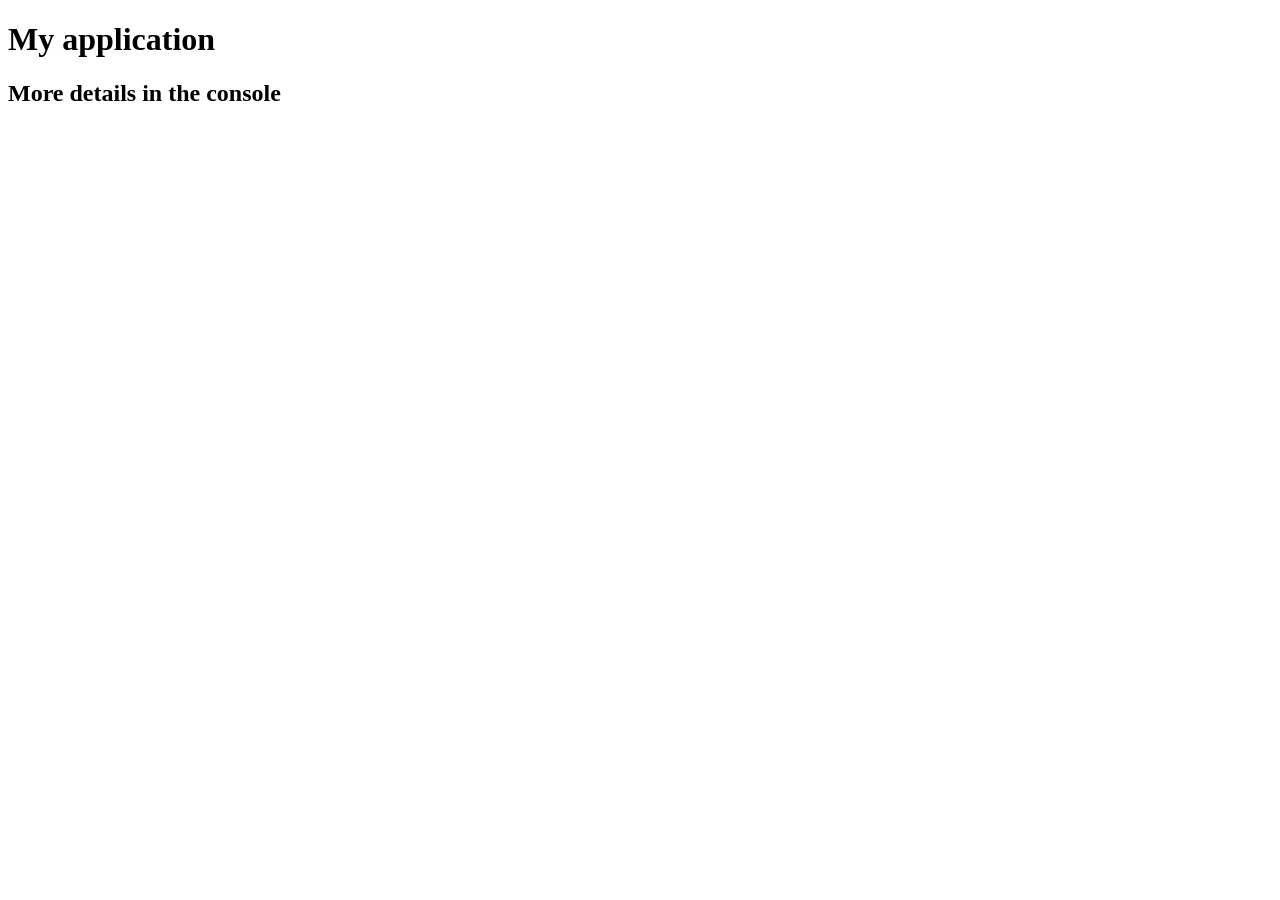
<file: lab3/index.html>
<!DOCTYPE html>
<html>
<head>
	<meta charset="utf-8">
	<title>My application</title>
</head>
<body>
	<h1>My application</h1>
	<h2>More details in the console</h2>
	<script src="SpeakHello.js"></script>
	<script src="SpeakGoodBye.js"></script>
	<script src="script.js"></script>
</body>
</html>
</file>
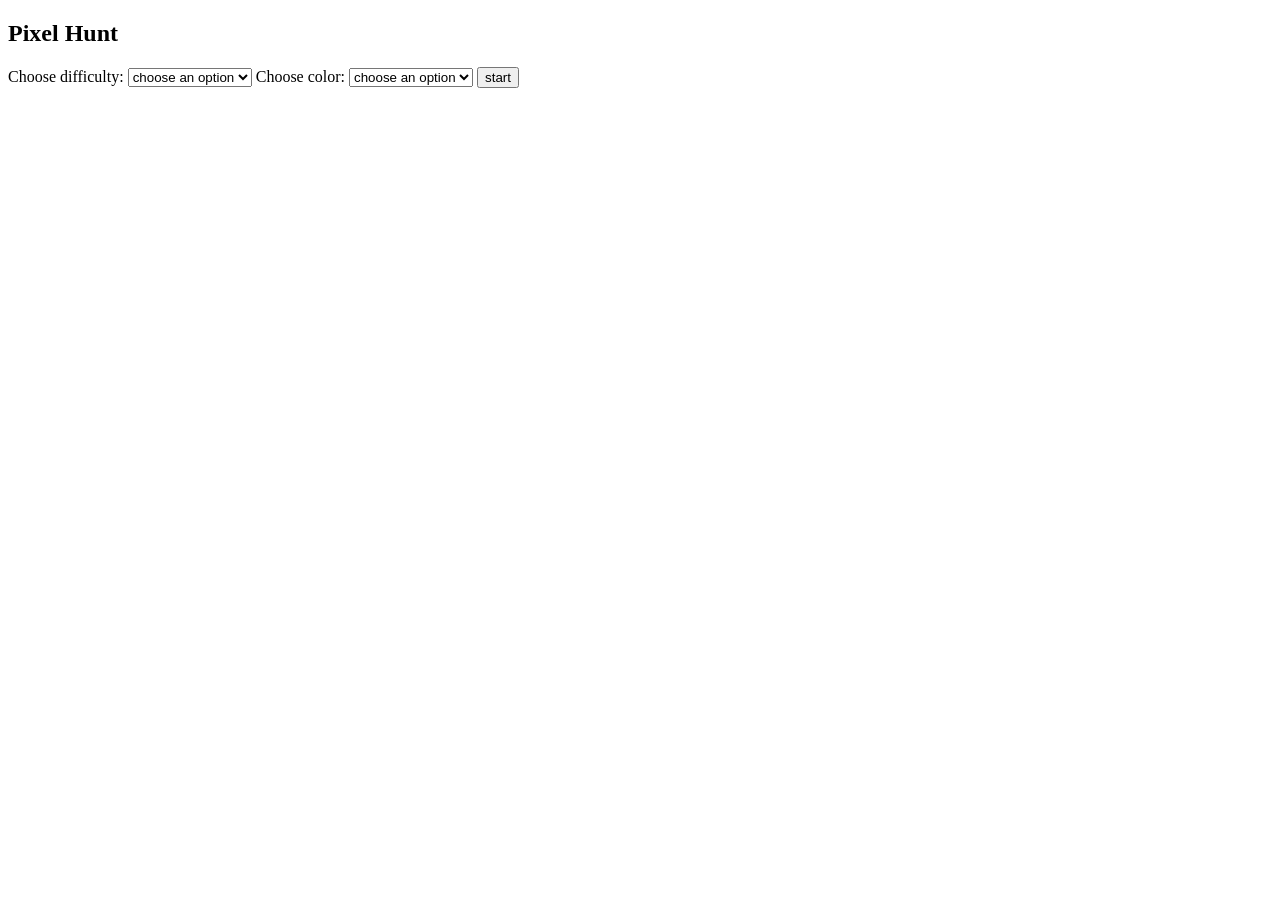
<file: lab5/index.html>
<!DOCTYPE html>
<html>

<head>
	<meta charset="utf-8">
	<title>Lab5</title>
	<link rel="stylesheet" href="main.css">
</head>

<body>
	<section id="startMenu">
		<h1>
			Pixel Hunt
		</h1>
		<label for="level">Choose difficulty:</label>
		<select id="level" name="level">
			<option value="chooseOption">choose an option</option>
			<option value="easy">easy</option>
			<option value="normal">normal</option>
			<option value="hard">hard</option>
		</select>
		<label for="color">Choose color:</label>
		<select id="skin" name="skin">
			<option value="chooseColor">choose an option</option>
			<option value="Dan">Dan Balan</option>
			<option value="Vitalya">Vitalya</option>
			<option value="13:56">13:56</option>
		</select>
		<button id="button">start</button>
	</section>
	<section id="game" style="display: none;">
		<p>score: <span id="score">0</span></p>
		<p>time left for click: <span id="time">1</span></p>
		<div id="box"></div>
	</section>
	<script src="main.js"></script>
</body>

</html>
</file>
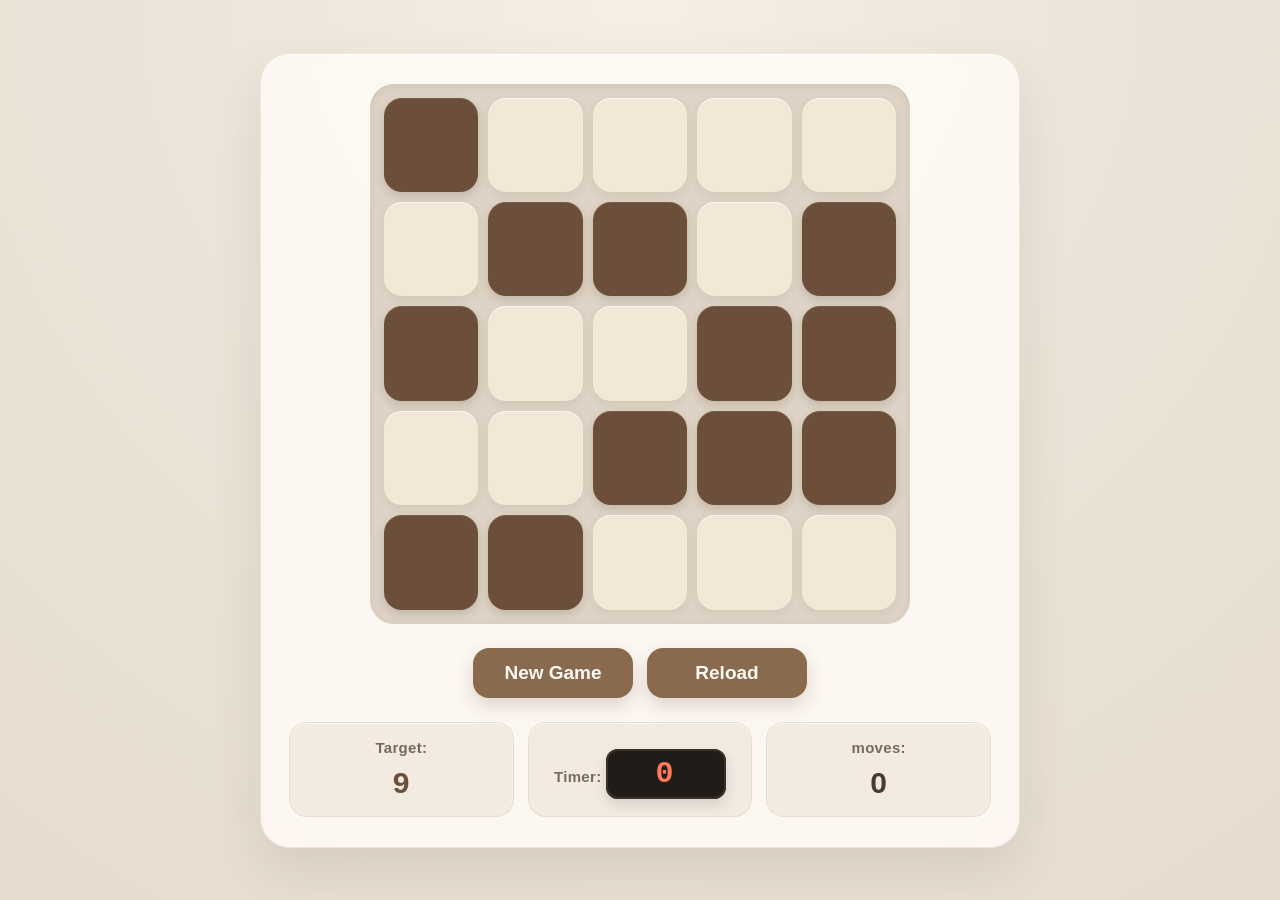
<file: lab6/index.html>
<!DOCTYPE html>
<html>

<head>
	<meta charset="utf-8">
	<title>Lab6</title>
	<link rel="stylesheet" href="main.css">
</head>

<body>
    <div class="container">
        <div id="board"></div>
    
        <div class="controls">
            <button id="newGame">New Game</button>
            <button id="reload">Reload</button>
        </div>
    
        <div class="info-panel">
            <p>Target: <span id="info">0</span></p>
            <p>Timer: <span id="timer">0</span></p>
            <p>moves: <span id="moves">0</span></p>
        </div>
    </div>
	<script src="main.js"></script>
</body>

</html>
</file>
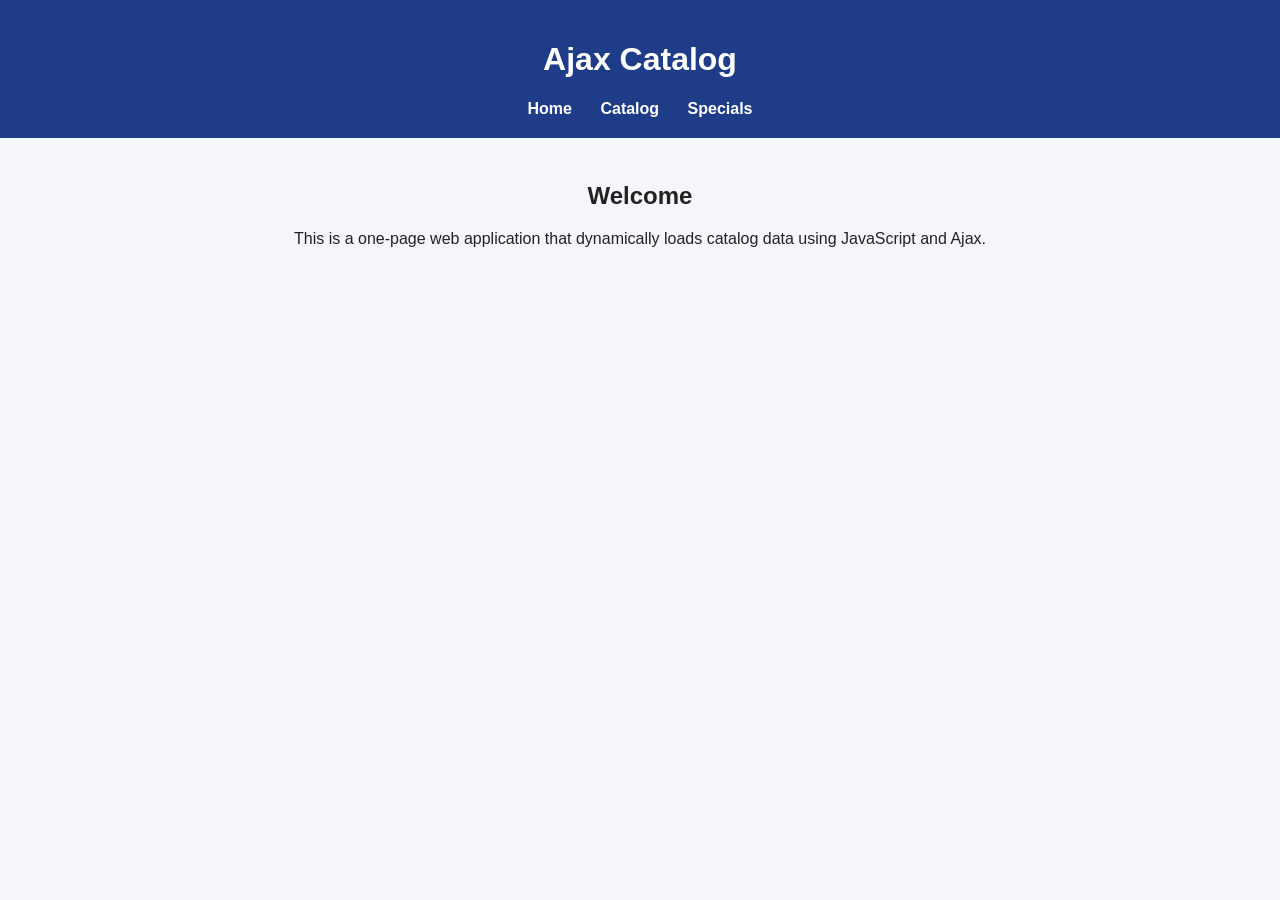
<file: lab7/index.html>
<!DOCTYPE html>
<html lang="en">
<head>
  <meta charset="UTF-8" />
  <meta name="viewport" content="width=device-width, initial-scale=1.0" />
  <title>Ajax Catalog</title>
  <link rel="stylesheet" href="style.css" />
</head>
<body>
  <header class="header">
    <h1>Ajax Catalog</h1>

    <nav class="nav">
      <a href="#" id="homeLink">Home</a>
      <a href="#" id="catalogLink">Catalog</a>
      <a href="#" id="specialsLink">Specials</a>
    </nav>
  </header>

  <main class="main">
    <section id="content">
      <h2>Welcome</h2>
      <p>
        This is a one-page web application that dynamically loads catalog data using JavaScript and Ajax.
      </p>
    </section>
  </main>

  <script src="script.js"></script>
</body>
</html>
</file>
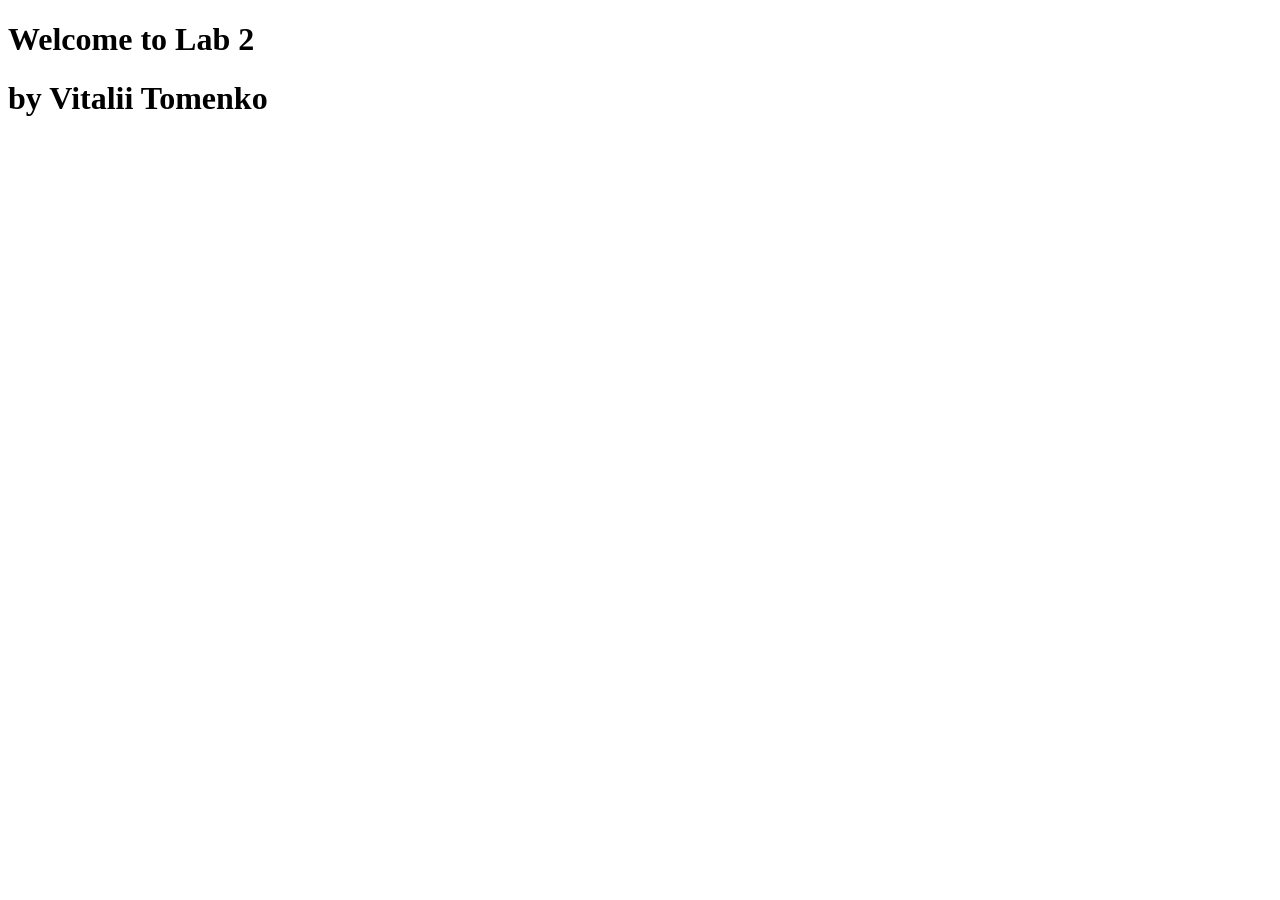
<file: lab2/main.html>
<!DOCTYPE html>
<html lang="en">    
<head>
    <meta charset="UTF-8">
    <meta name="viewport" content="width=device-width, initial-scale=1.0">
    <title>Lab 2 - Main Page</title>
    <script src="main.js" defer></script> 
</head>
<body>
    <header>
        <h1>Welcome to Lab 2</h1>
    </header>
    <div>
       <h1>by Vitalii Tomenko</h1>
    </div>
</body>
</html>
</file>
<file: lab5/main.css>
#box {
    position: absolute;
    background-size: cover;
    background-repeat: no-repeat;
    background-position: center;
    border: 1px solid black;
}
</file>
<file: lab6/main.css>
* {
    box-sizing: border-box;
}

body {
    margin: 0;
    min-height: 100vh;
    padding: 24px;
    display: flex;
    justify-content: center;
    align-items: center;
    font-family: Arial, sans-serif;
    background:
        radial-gradient(circle at top, #f5efe6 0%, #ece4d8 45%, #e6ddd0 100%);
    color: #2f2a26;
}

.container {
    width: min(100%, 760px);
    padding: 30px 28px;
    border-radius: 30px;
    background: rgba(255, 250, 245, 0.88);
    border: 1px solid rgba(120, 102, 84, 0.12);
    box-shadow:
        0 20px 50px rgba(78, 63, 49, 0.12),
        inset 0 1px 0 rgba(255, 255, 255, 0.7);
    backdrop-filter: blur(8px);
    display: flex;
    flex-direction: column;
    align-items: center;
    gap: 24px;
}

#board {
    width: 100%;
    max-width: 540px;
    aspect-ratio: 1 / 1;
    display: grid;
    grid-template-columns: repeat(5, 1fr);
    gap: 10px;
    padding: 14px;
    border-radius: 24px;
    background: #ded3c4;
    box-shadow: inset 0 2px 8px rgba(70, 55, 42, 0.08);
}

.cell {
    width: 100%;
    aspect-ratio: 1 / 1;
    border: none;
    border-radius: 18px;
    background: #f3e7d7;
    box-shadow:
        inset 0 1px 0 rgba(255, 255, 255, 0.7),
        0 3px 8px rgba(84, 65, 50, 0.08);
    cursor: pointer;
    transition: transform 0.12s ease, background 0.2s ease, box-shadow 0.2s ease;
}

.cell:hover {
    transform: translateY(-1px);
    box-shadow:
        inset 0 1px 0 rgba(255, 255, 255, 0.7),
        0 8px 14px rgba(84, 65, 50, 0.12);
}

.cell:active {
    transform: scale(0.97);
}

.cell.active {
    background: #6b4f3a;
    box-shadow:
        inset 0 1px 0 rgba(255, 255, 255, 0.08),
        0 4px 10px rgba(53, 38, 28, 0.16);
}

.controls {
    display: flex;
    gap: 14px;
    flex-wrap: wrap;
    justify-content: center;
    width: 100%;
}

.controls button {
    min-width: 160px;
    padding: 14px 22px;
    border: none;
    border-radius: 16px;
    background: #8a6a4e;
    color: #fffaf5;
    font-size: 19px;
    font-weight: 600;
    cursor: pointer;
    box-shadow: 0 8px 18px rgba(82, 58, 39, 0.18);
    transition: transform 0.12s ease, filter 0.2s ease, box-shadow 0.2s ease;
}

.controls button:hover {
    filter: brightness(1.05);
    transform: translateY(-1px);
    box-shadow: 0 12px 22px rgba(82, 58, 39, 0.22);
}

.controls button:active {
    transform: scale(0.98);
}

.info-panel {
    width: 100%;
    display: grid;
    grid-template-columns: repeat(3, minmax(140px, 1fr));
    gap: 14px;
}

.info-panel p {
    margin: 0;
    padding: 16px 14px;
    border-radius: 18px;
    background: #f3ebe2;
    border: 1px solid rgba(120, 102, 84, 0.1);
    text-align: center;
    font-size: 15px;
    font-weight: 700;
    color: #7b6958;
    letter-spacing: 0.3px;
    box-shadow: inset 0 1px 0 rgba(255, 255, 255, 0.75);
}

.info-panel span {
    display: block;
    margin-top: 10px;
    font-size: 30px;
    font-weight: 700;
    color: #2f2a26;
}

#timer {
    display: inline-block;
    min-width: 120px;
    padding: 8px 12px;
    border-radius: 12px;
    background: #211c18;
    color: #ff7b5a;
    font-family: "Courier New", monospace;
    letter-spacing: 3px;
    box-shadow:
        inset 0 0 0 2px #3a3028,
        0 6px 14px rgba(0, 0, 0, 0.12);
}

#info {
    color: #6b4f3a;
}

#moves {
    color: #4b3b2f;
}

@media (max-width: 760px) {
    .container {
        padding: 22px 18px;
        border-radius: 24px;
    }

    #board {
        gap: 8px;
        padding: 10px;
        border-radius: 18px;
    }

    .cell {
        border-radius: 14px;
    }

    .controls button {
        min-width: 130px;
        font-size: 17px;
        padding: 12px 18px;
    }

    .info-panel {
        grid-template-columns: 1fr;
    }

    .info-panel span {
        font-size: 26px;
    }
}

@media (max-width: 480px) {
    body {
        padding: 12px;
    }

    .container {
        padding: 14px;
        gap: 18px;
    }

    .controls {
        flex-direction: column;
    }

    .controls button {
        width: 100%;
    }

    .info-panel p {
        padding: 14px 12px;
    }

    .info-panel span {
        font-size: 22px;
    }

    #timer {
        min-width: 100px;
        letter-spacing: 2px;
    }
}
</file>
<file: lab7/style.css>
* {
  box-sizing: border-box;
}

body {
  margin: 0;
  font-family: Arial, sans-serif;
  background: #f4f6f9;
  color: #222;
}

.header {
  background: #1f3c88;
  color: white;
  text-align: center;
  padding: 20px;
}

.nav {
  margin-top: 12px;
}

.nav a {
  color: white;
  text-decoration: none;
  margin: 0 12px;
  font-weight: bold;
}

.nav a:hover {
  text-decoration: underline;
}

.main {
  padding: 24px;
}

#content h2 {
  text-align: center;
}

#content p {
  text-align: center;
}

.category-list,
.items-list {
  display: grid;
  grid-template-columns: repeat(auto-fit, minmax(240px, 1fr));
  gap: 20px;
  margin-top: 24px;
}

.card {
  background: white;
  border-radius: 12px;
  padding: 16px;
  box-shadow: 0 2px 10px rgba(0, 0, 0, 0.1);
  text-align: center;
}

.card img {
  width: 200px;
  height: 200px;
  object-fit: cover;
  border-radius: 10px;
}

.card h3 {
  margin: 12px 0 10px;
}

.card p {
  margin: 8px 0;
  text-align: center;
}

.price {
  font-weight: bold;
  color: #1f7a1f;
  margin-top: 10px;
}

.btn {
  margin-top: 12px;
  padding: 10px 16px;
  border: none;
  border-radius: 8px;
  background: #1f3c88;
  color: white;
  cursor: pointer;
  font-size: 14px;
}

.btn:hover {
  background: #162d66;
}
</file>
